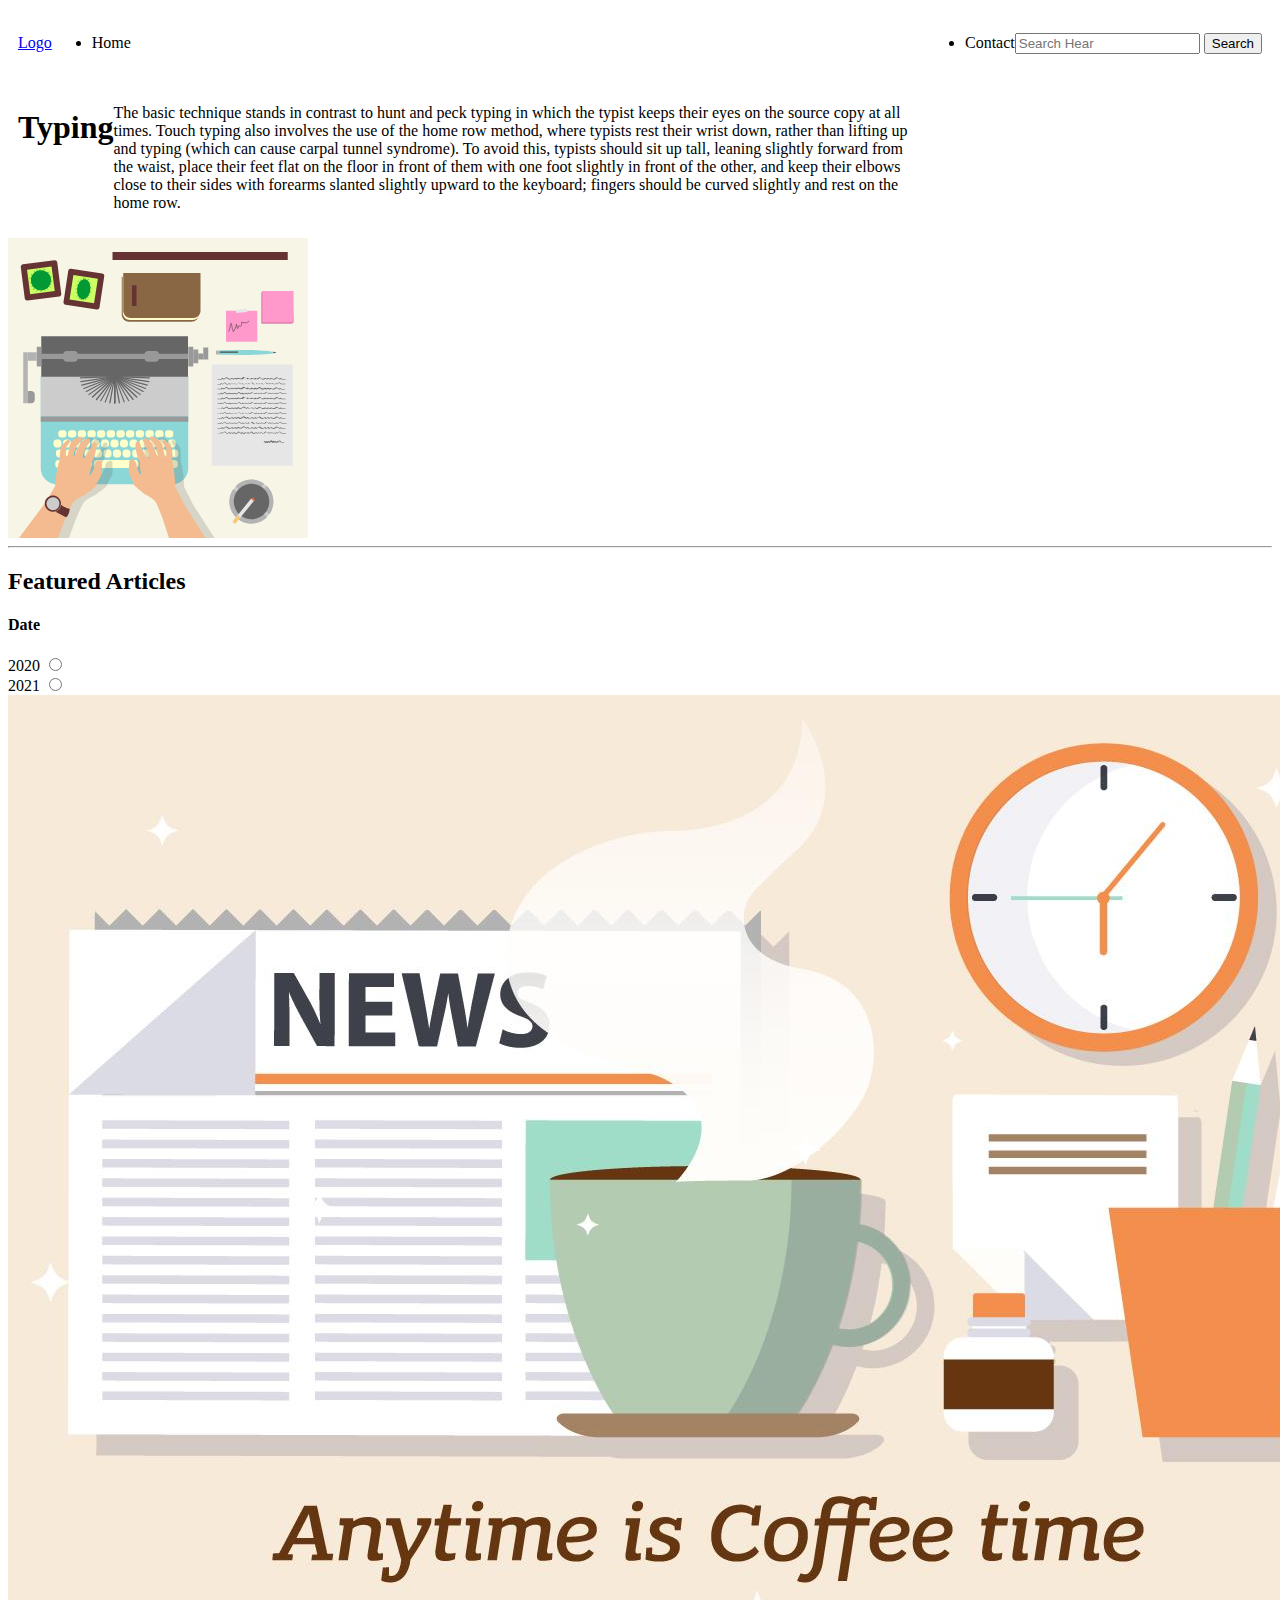
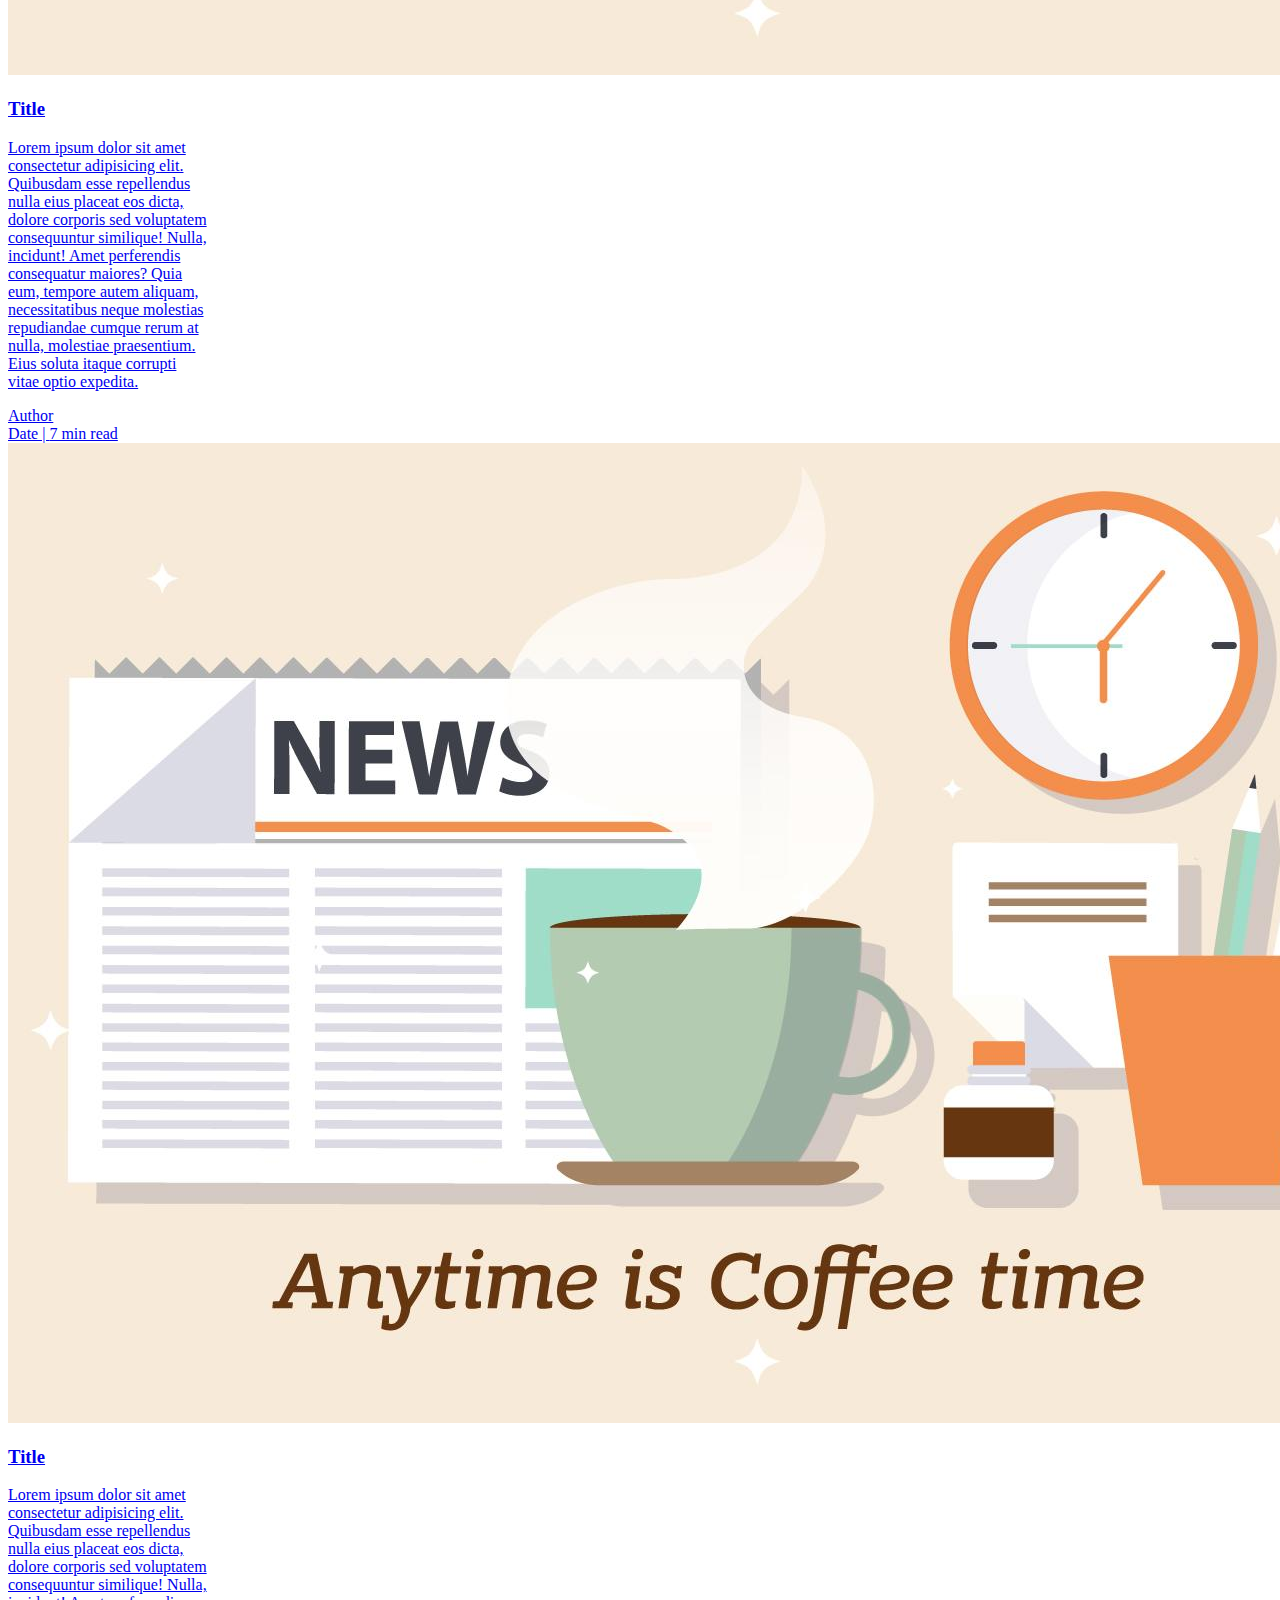
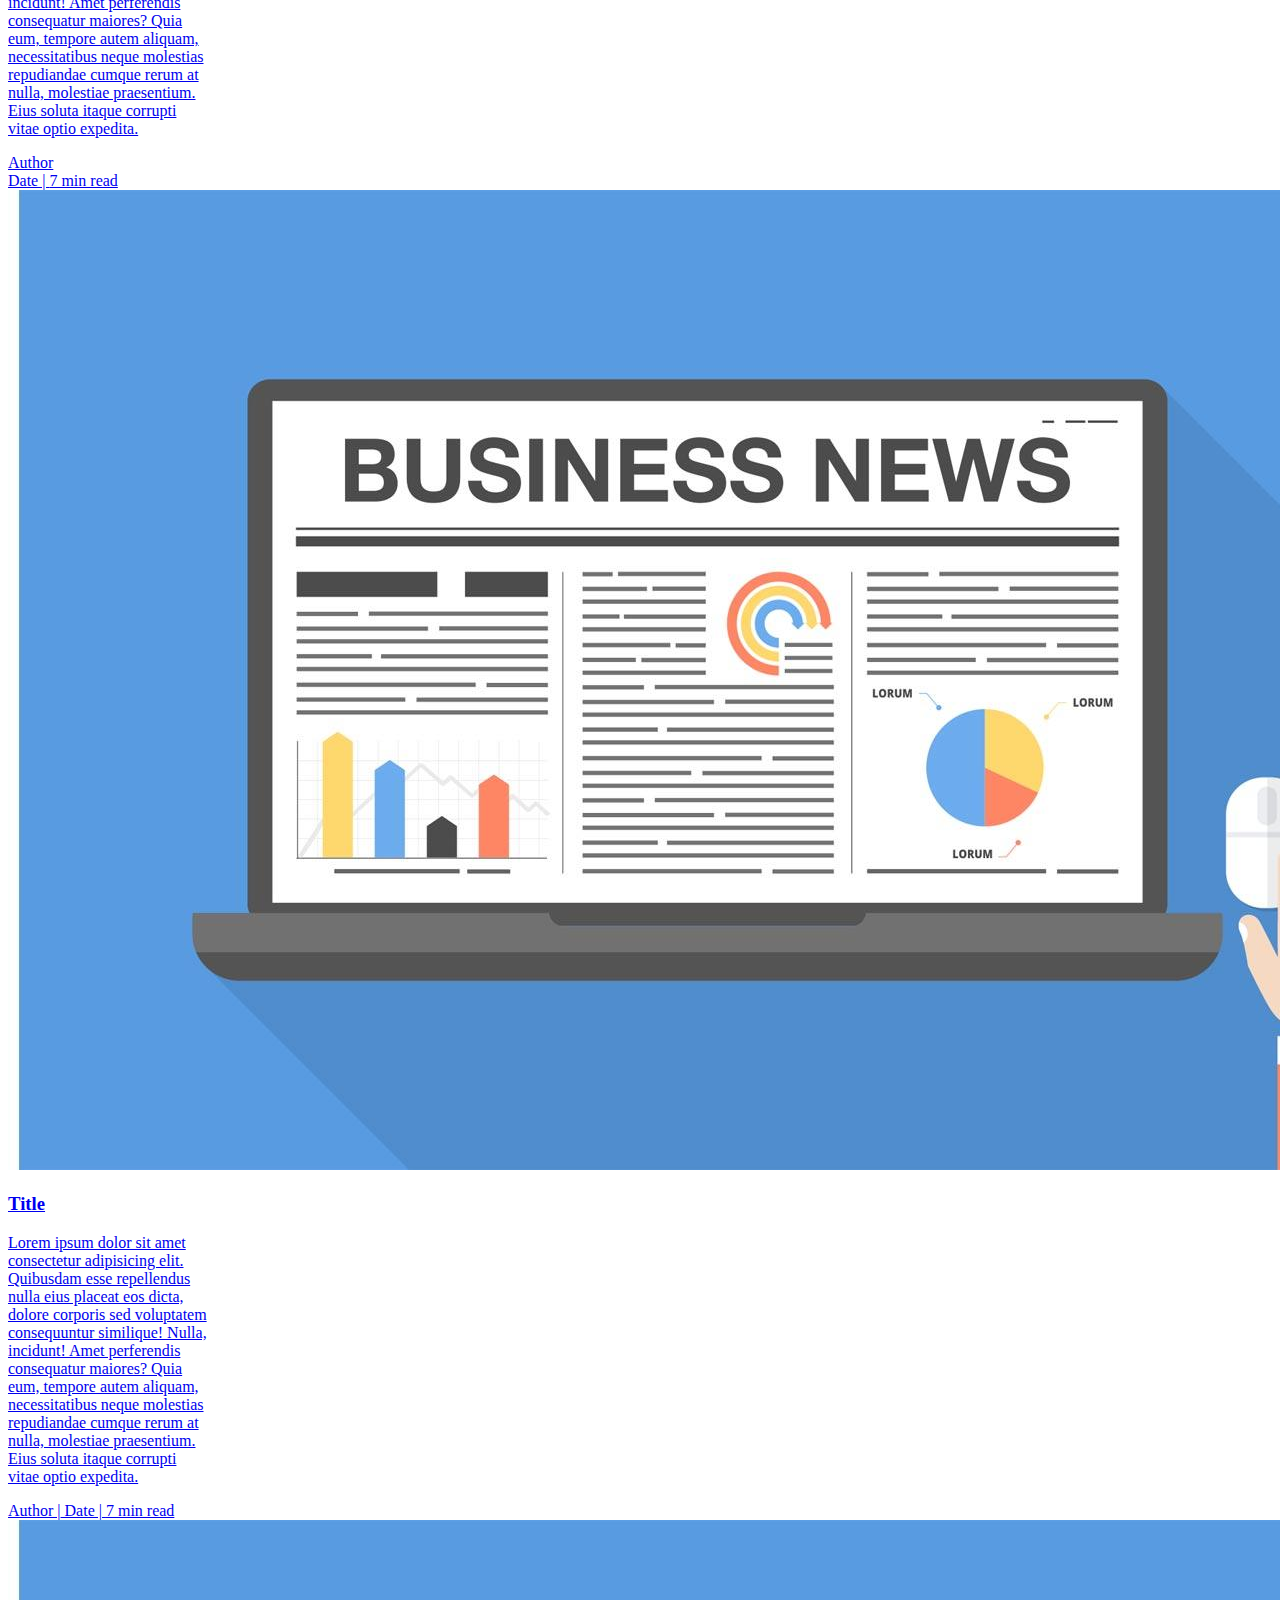
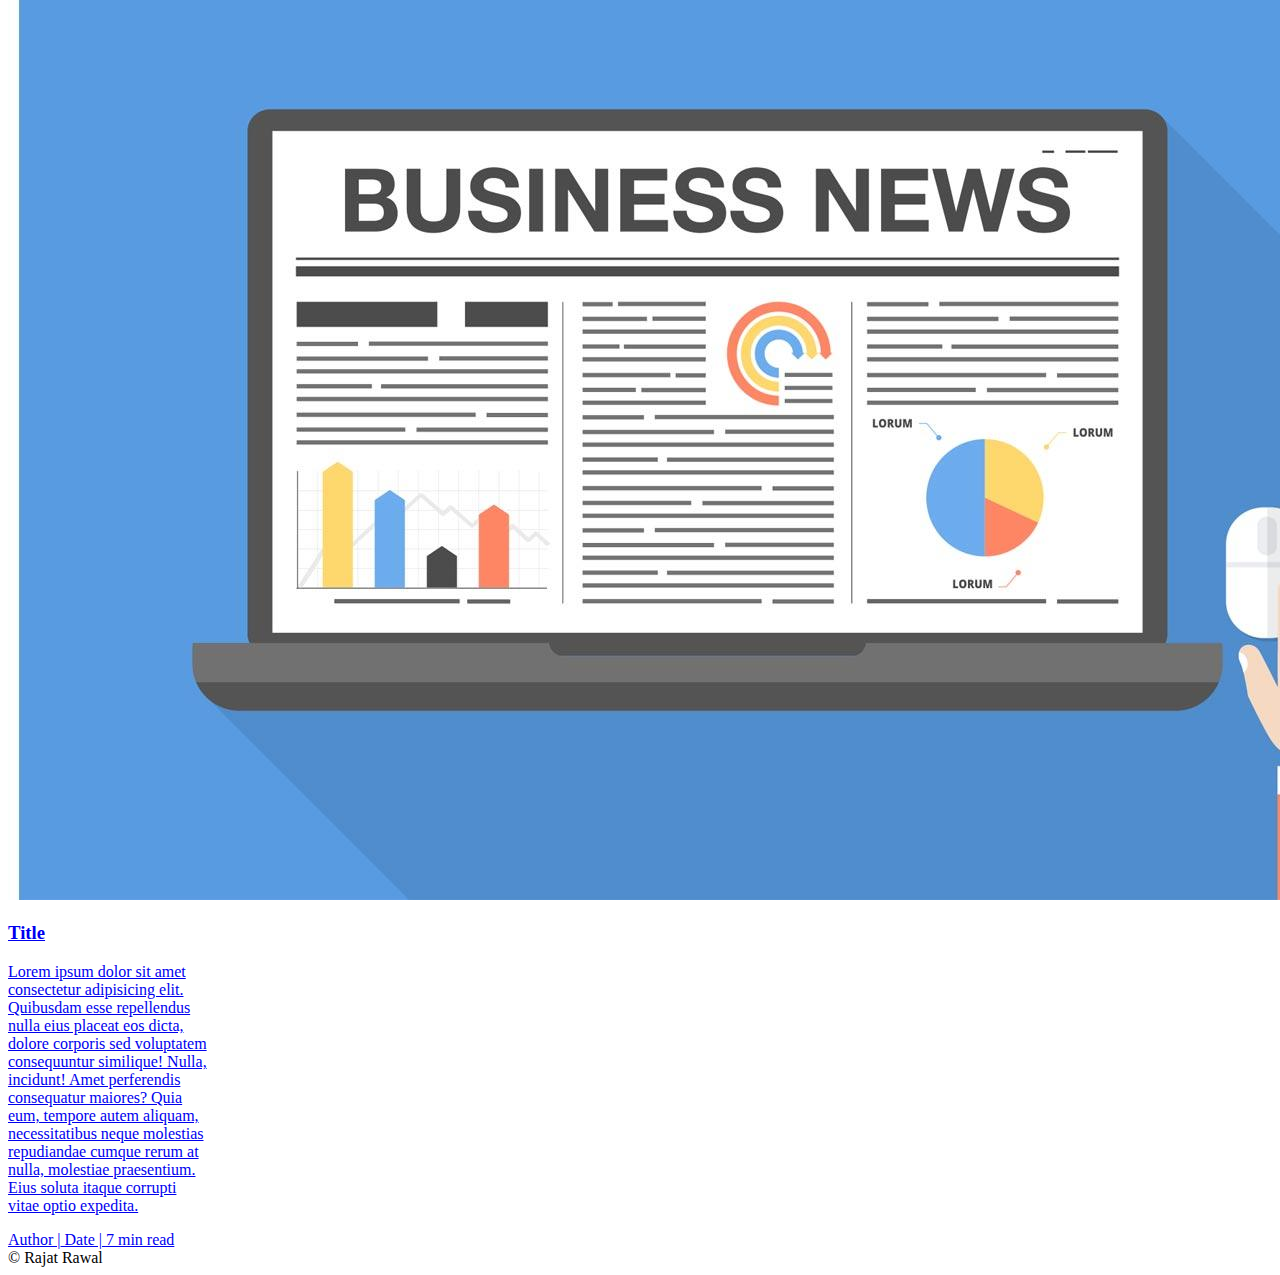
<file: index.html>
<!DOCTYPE html>
<html lang="en">

<head>
    <meta charset="UTF-8">
    <meta http-equiv="X-UA-Compatible" content="IE=edge">
    <meta name="viewport" content="width=device-width, initial-scale=1.0">
    <link rel="stylesheet" href="designs.css">
    <link rel="stylesheet" href="https://cdnjs.cloudflare.com/ajax/libs/font-awesome/4.7.0/css/font-awesome.min.css">
    <title>Blog</title>
</head>

<body>
    <header class="m-1">
        <nav class="navigation max-width-1  margin-auto">
            <div class = "header">
            <div  class = "header-elem">
                <div class="navLeft">
                    <a href="/blog-in-html-css/index.html">
                        Logo
                    </a>
                </div>
            <div class="navCenter">
                <ul class="nav-items">
                    <li class="nav-item"><a href="/blog-in-html-css/index.html" class="nav-item">Home</a></li>

            </div>
            </div>
            <div  class = "header-elem">
            <div>

                    <li class="nav-item"><a href="/blog-in-html-css/contact.html" class="nav-item">Contact</a></li>
                </ul>
            </div>
            <form action="/blog-in-html-css/search.html">
                <div class="navRight">
                    <input type="search" name="query" class="form-input " placeholder="Search Hear">
                    <button class="btn btn-pink" type="submit">Search </button>
            </div>
            </form>
            </div>
            </div>

        </nav>
    </header>
    <main>
        <div class="inline_block_element">
            <div class="content max-width-95 margin-auto">
            <div class="content-left">
                <h1 class="m-1">Typing</h1>
                <p>The basic technique stands in contrast to hunt and peck typing in which the typist keeps their eyes
                    on the source copy at all times. Touch typing also involves the use of the home row method, where
                    typists rest their wrist down, rather than lifting up and typing (which can cause carpal tunnel
                    syndrome). To avoid this, typists should sit up tall, leaning slightly forward from the waist, place
                    their feet flat on the floor in front of them with one foot slightly in front of the other, and keep
                    their elbows close to their sides with forearms slanted slightly upward to the keyboard; fingers
                    should be curved slightly and rest on the home row.</p>
            </div>
            <div class="content-right-m-2">
                <img src="img/home.svg" alt="000">
            </div>
        </div>
        </div>
        
        <div class="max-width-1 margin-auto ">
            <hr>
        </div>
        <div class="home-div-articles p-3">
            <div class="m-2">

                <h2>Featured Articles</h2>
                <div class="yearBox">
                    <div>
                        <h4>Date</h4>

                    </div>
                    <div>

                        <label for="2020">2020</label>
                        <input type="radio" name="Year" id="2020">
                    </div>
                    <div>
                        <label for="2021">2021</label>

                        <input type="radio" name="Year" id="2021">
                    </div>
                </div>
            </div>
            <div class="home-articles">
    
                <div class="home-article center">
                    <a href="/blog-in-html-css/blogpost.html" class="text-center">

                        <img src="img/coffee.jpg " alt="">
                        <div class="home-article-bottom m-1">
                            <h3>Title</h3>
                            <p class="m-1">Lorem ipsum dolor sit amet consectetur adipisicing elit. Quibusdam esse
                                repellendus nulla
                                eius placeat eos dicta, dolore corporis sed voluptatem consequuntur similique! Nulla,
                                incidunt! Amet perferendis consequatur maiores? Quia eum, tempore autem aliquam,
                                necessitatibus neque molestias repudiandae cumque rerum at nulla, molestiae praesentium.
                                Eius soluta itaque corrupti vitae optio expedita.</p>
                            <div class="article-info-div text-muted">
                                <span class="m-1">Author </span><br><span> Date | </span><span> 7 min read</span>
                            </div>
                        </div>
                    </a>
                </div>
                <div class="home-article center">
                    <a href="/blog-in-html-css/blogpost.html" class="text-center">


                        <img src="img/coffee.jpg " alt="">
                        <div class="home-article-bottom m-1">
                            <h3>Title</h3>
                            <p class="m-1">Lorem ipsum dolor sit amet consectetur adipisicing elit. Quibusdam esse
                                repellendus nulla
                                eius placeat eos dicta, dolore corporis sed voluptatem consequuntur similique! Nulla,
                                incidunt! Amet perferendis consequatur maiores? Quia eum, tempore autem aliquam,
                                necessitatibus neque molestias repudiandae cumque rerum at nulla, molestiae praesentium.
                                Eius soluta itaque corrupti vitae optio expedita.</p>
                            <div class="article-info-div text-muted">
                                <span class="m-1">Author </span><br><span> Date | </span><span> 7 min read</span>
                            </div>
                        </div>
                    </a>
                </div>
                <div class="home-article center">
                    <a href="/blog-in-html-css/blogpost.html" class="text-center">


                        <img src="img/business.jpg " alt="">
                        <div class="home-article-bottom m-1">
                            <h3>Title</h3>
                            <p class="m-1">Lorem ipsum dolor sit amet consectetur adipisicing elit. Quibusdam esse
                                repellendus nulla
                                eius placeat eos dicta, dolore corporis sed voluptatem consequuntur similique! Nulla,
                                incidunt! Amet perferendis consequatur maiores? Quia eum, tempore autem aliquam,
                                necessitatibus neque molestias repudiandae cumque rerum at nulla, molestiae praesentium.
                                Eius soluta itaque corrupti vitae optio expedita.</p>
                            <div class="article-info-div text-muted">
                                <span>Author |</span><span> Date | </span><span> 7 min read</span>
                            </div>
                        </div>
                    </a>
                </div>
                <div class="home-article center">
                    <a href="/blog-in-html-css/blogpost.html" class="text-center">


                        <img src="img/business.jpg " alt="">
                        <div class="home-article-bottom m-1">
                            <h3>Title</h3>
                            <p class="m-1">Lorem ipsum dolor sit amet consectetur adipisicing elit. Quibusdam esse
                                repellendus nulla
                                eius placeat eos dicta, dolore corporis sed voluptatem consequuntur similique! Nulla,
                                incidunt! Amet perferendis consequatur maiores? Quia eum, tempore autem aliquam,
                                necessitatibus neque molestias repudiandae cumque rerum at nulla, molestiae praesentium.
                                Eius soluta itaque corrupti vitae optio expedita.</p>
                            <div class="article-info-div text-muted">
                                <span>Author |</span><span> Date | </span><span> 7 min read</span>
                            </div>
                        </div>
                    </a>
                </div>

            </div>
        </div>
    </main>
    <footer class="center">
        &copy; Rajat Rawal

    </footer>
</body>

</html>
</file>
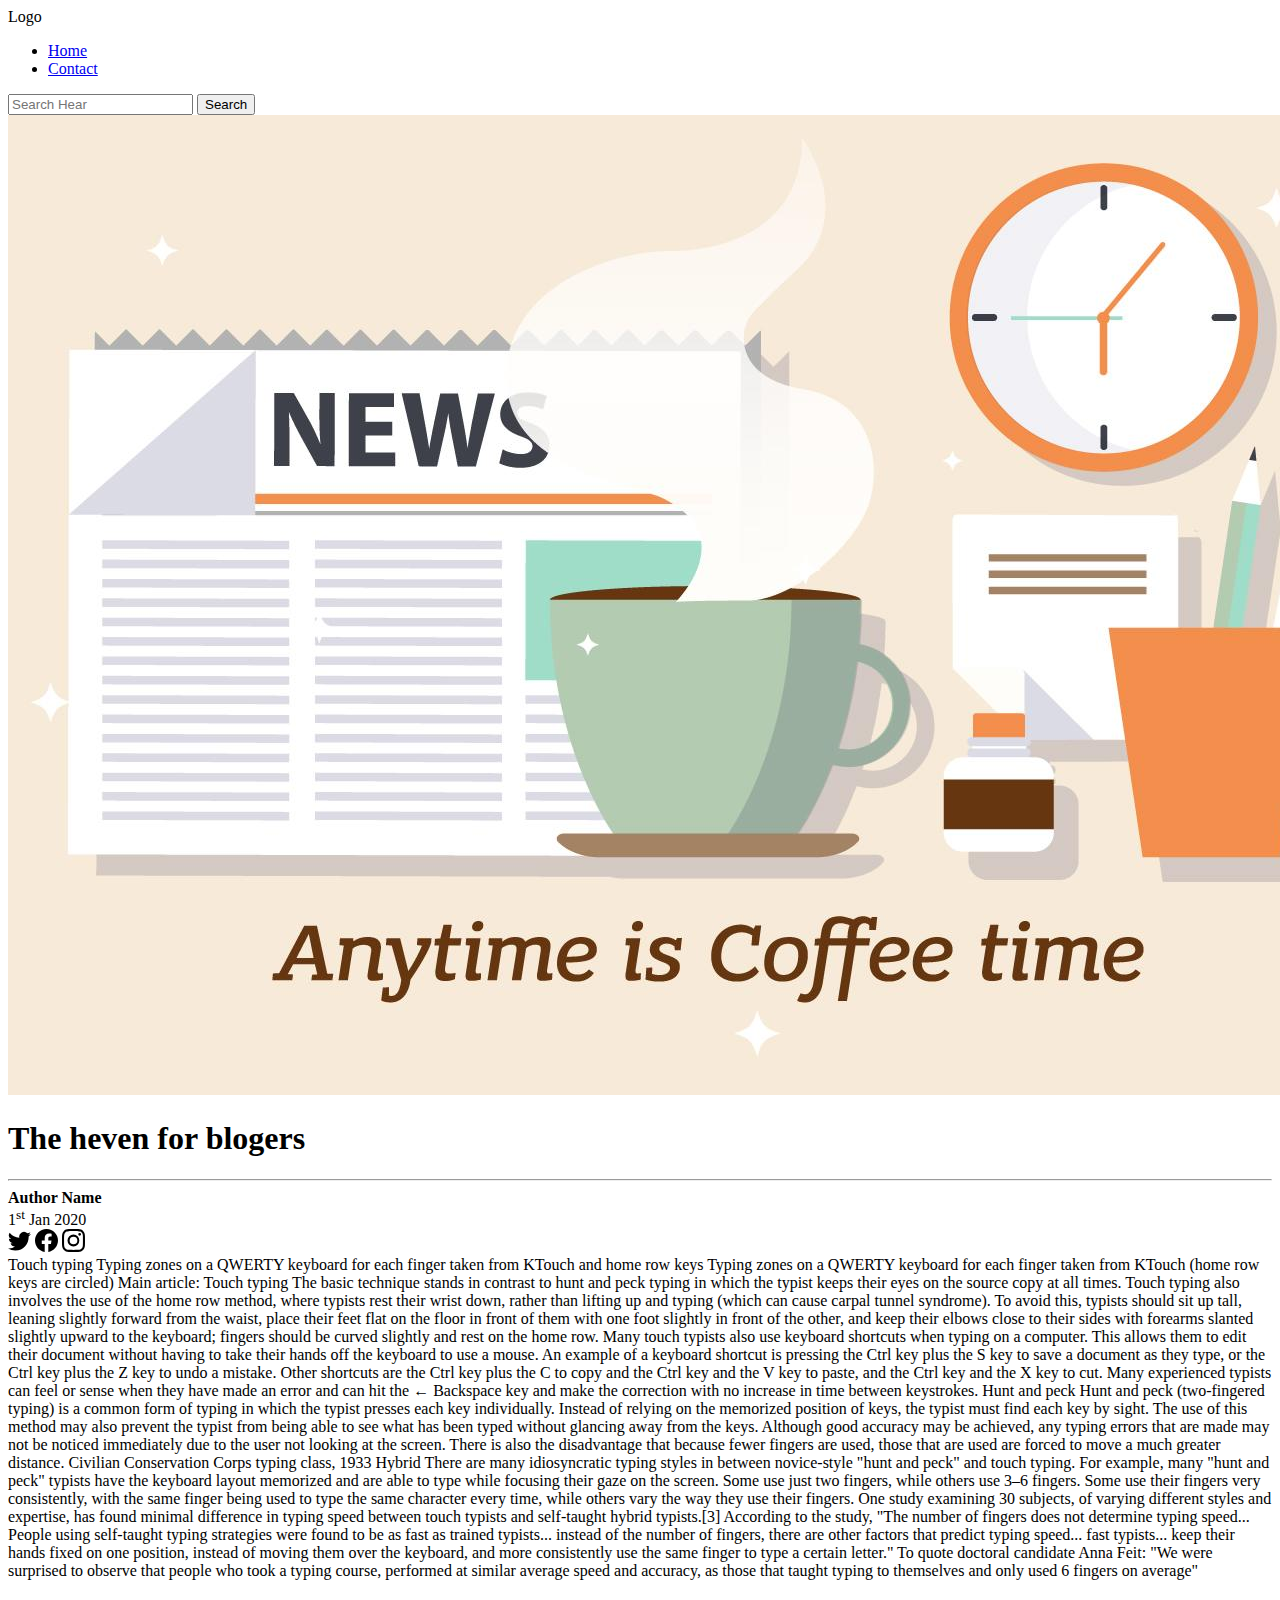
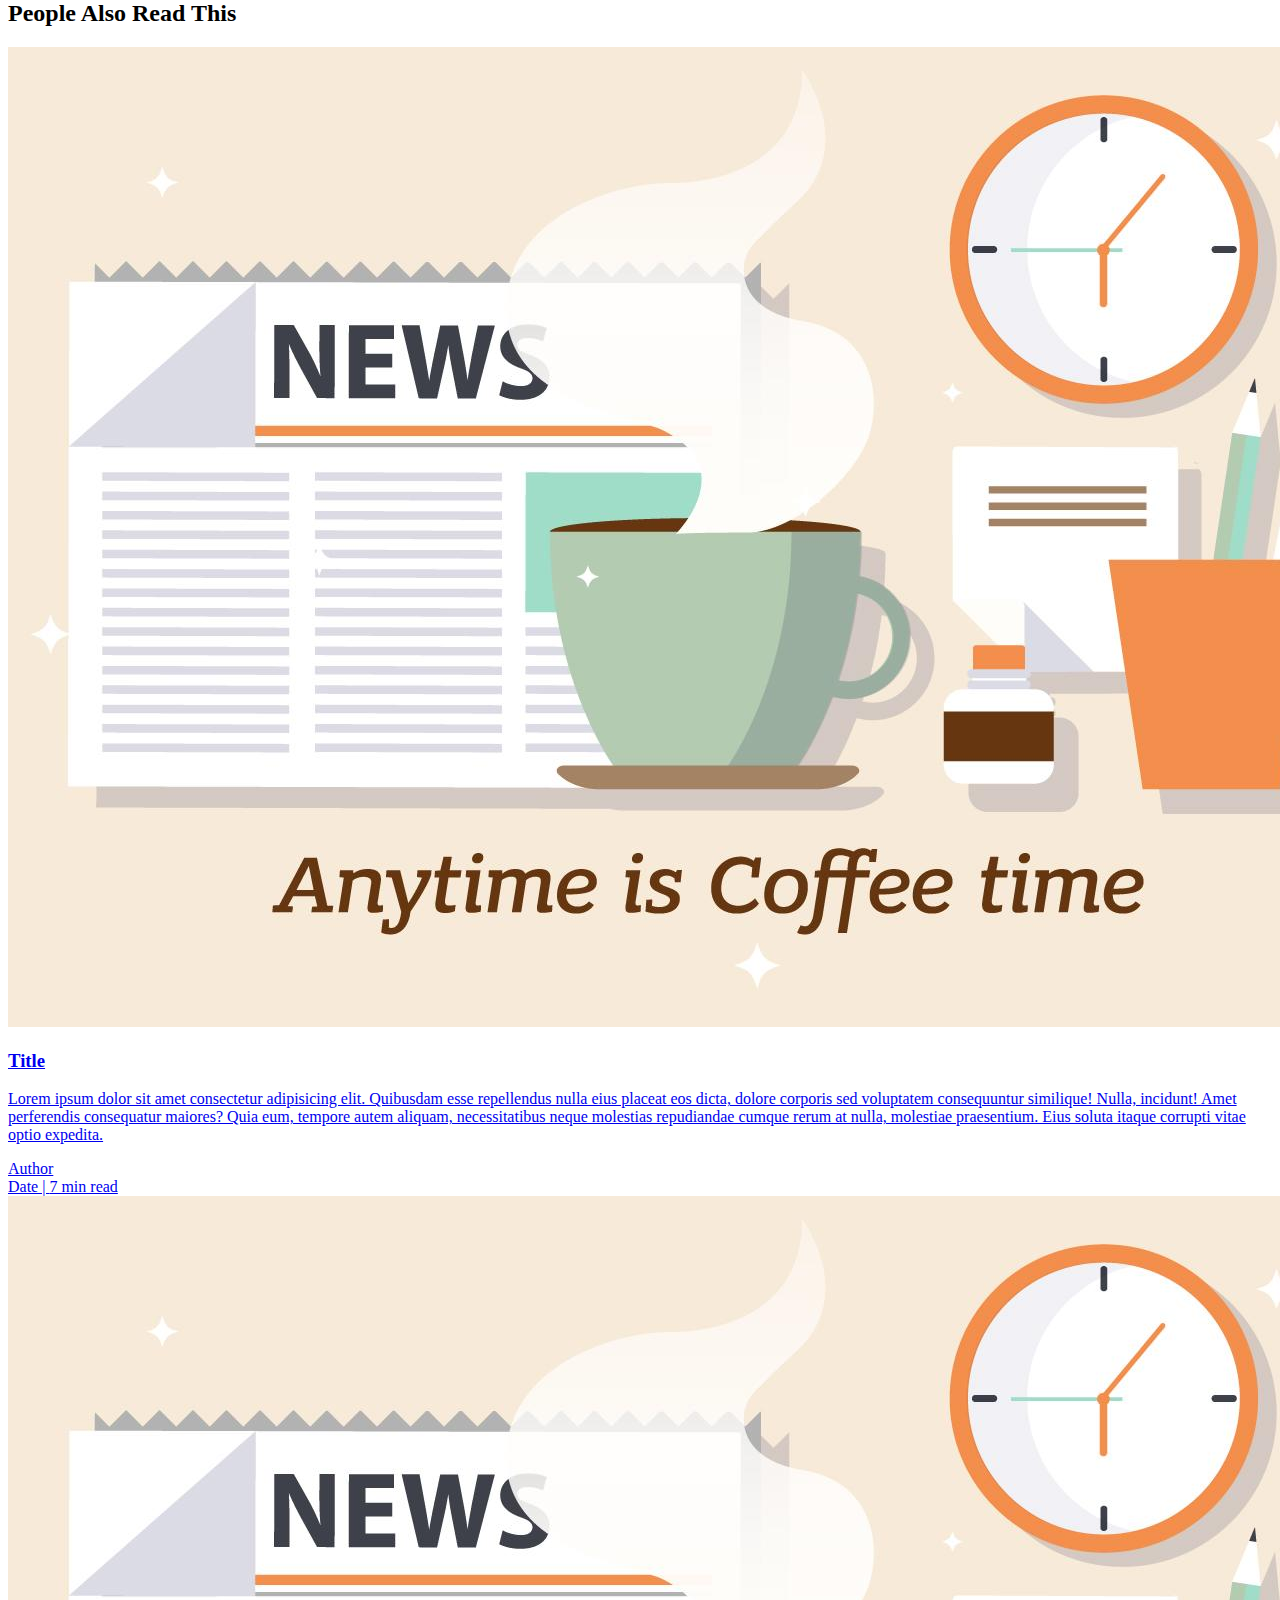
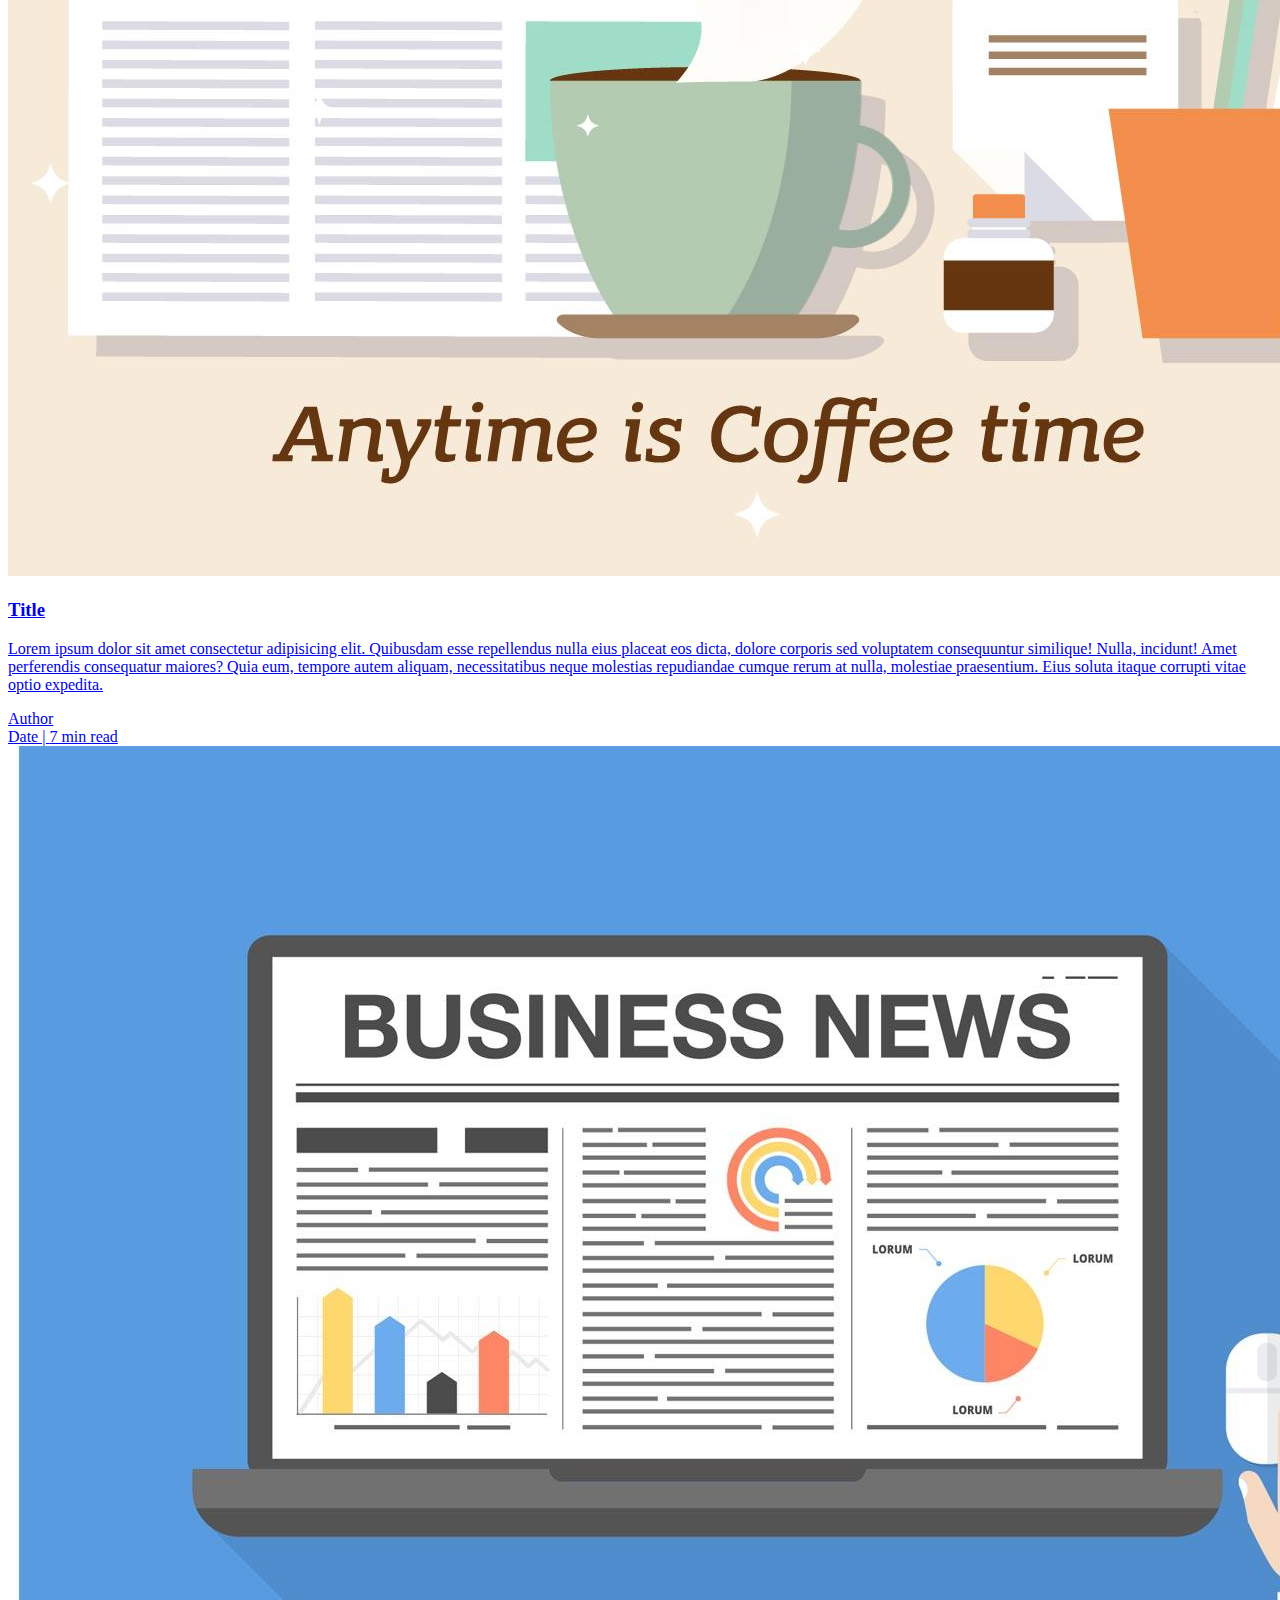
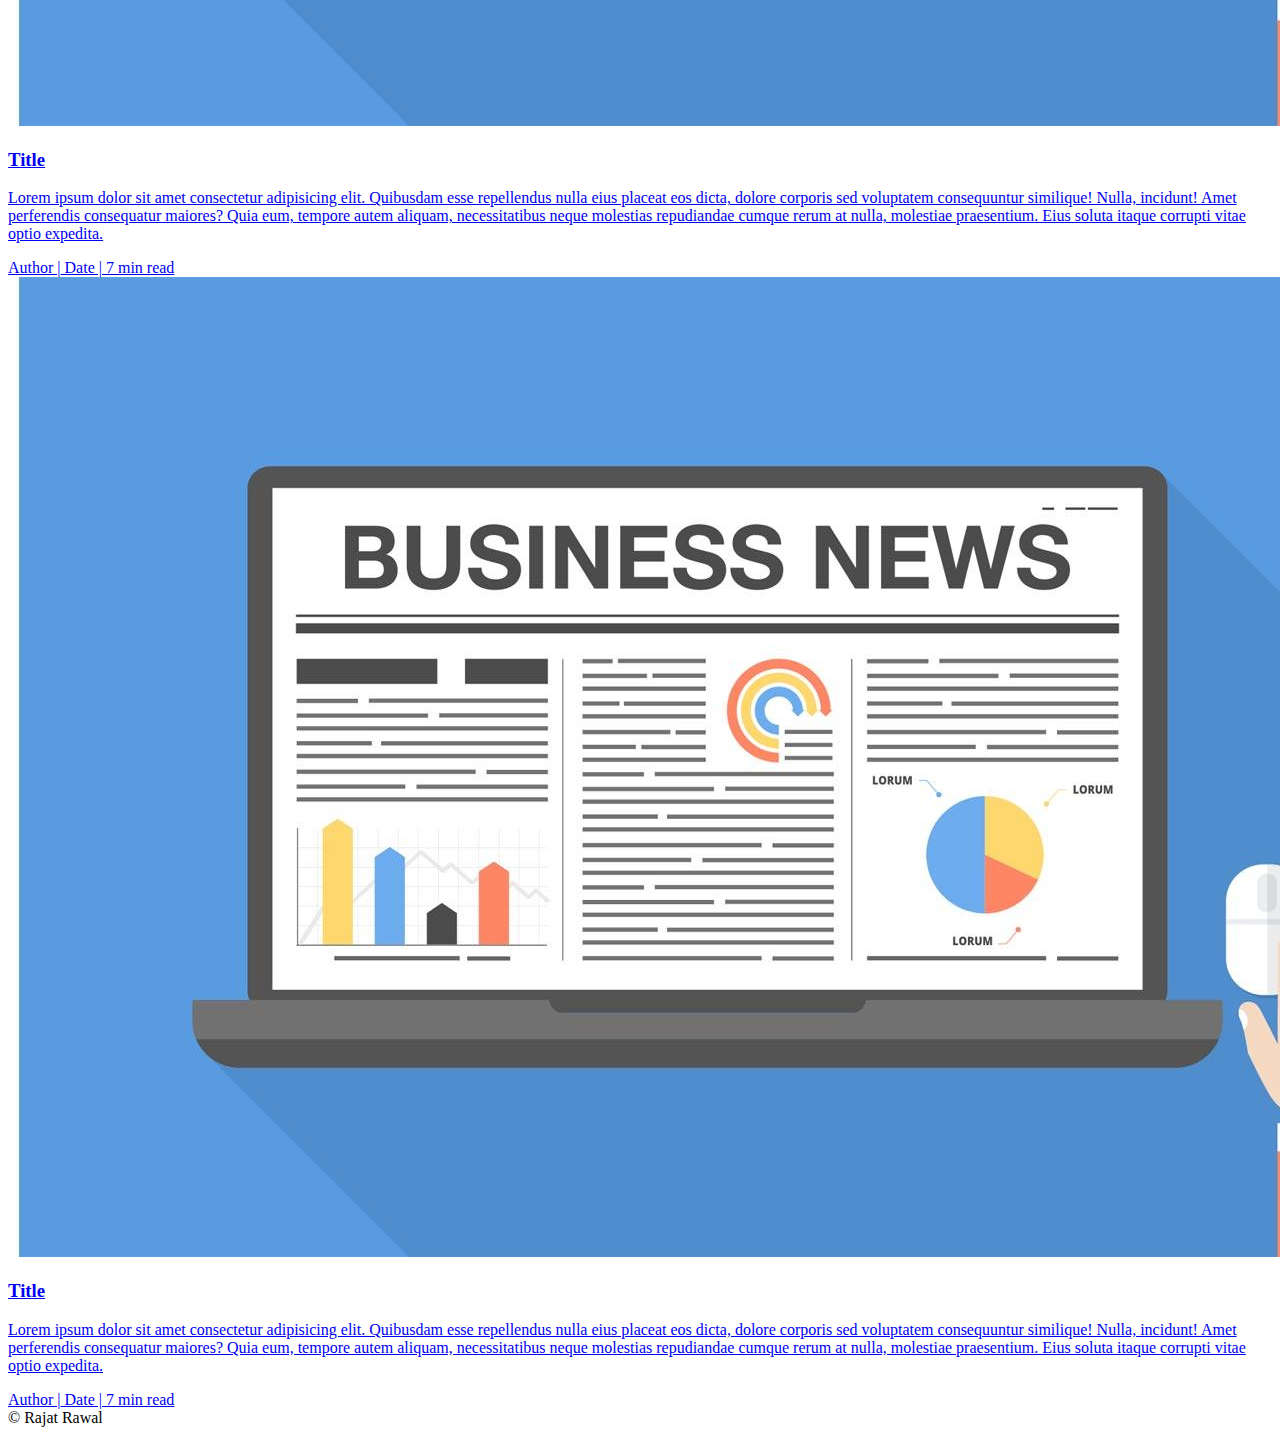
<file: blogpost.html>
<!DOCTYPE html>
<html lang="en">

<head>
    <meta charset="UTF-8">
    <meta http-equiv="X-UA-Compatible" content="IE=edge">
    <meta name="viewport" content="width=device-width, initial-scale=1.0">
    <title>Blog</title>
</head>

<body>
    <header class="m-1">
        <nav class="navigation max-width-1  margin-auto">
            <div class="navLeft">Logo</div>
            <div class="navCenter">
                <ul class="nav-items">
                    <li class="nav-item"><a href="/blog-in-html-css/index.html">Home</a></li>

                    <li class="nav-item"><a href="/blog-in-html-css/contact.html">Contact</a></li>
                </ul>
            </div>
            <form action="/blog-in-html-css/search.html">
                <div class="navRight">
                    <input type="search" name="query" class="form-input " placeholder="Search Hear">
                    <button class="btn btn-pink" type="submit">Search </button>
                </div>
            </form>
        </nav>
    </header>
    <main>

        <div class="blog  max-width-95 margin-auto">
            <div class="blogImage text-center m-1">
                <img src="img/coffee.jpg " alt="">

            </div>
            <div class="blogTextAll p-1">

                <div class="blogHead m-1 text-center">
                    <h1 class="m-1">The heven for blogers</h1>
                    <hr>
                </div>
                <div class="blogPostMeta ">
                    <div class="authorName text-muted">
                        <b>Author Name</b>
                        <br>
                        1<sup>st</sup> Jan 2020
                    </div>
                    <div class="shareBtn">
                        <svg xmlns="http://www.w3.org/2000/svg" width="23" height="23" fill="currentColor"
                            class="bi bi-twitter" viewBox="0 0 16 16">
                            <path
                                d="M5.026 15c6.038 0 9.341-5.003 9.341-9.334 0-.14 0-.282-.006-.422A6.685 6.685 0 0 0 16 3.542a6.658 6.658 0 0 1-1.889.518 3.301 3.301 0 0 0 1.447-1.817 6.533 6.533 0 0 1-2.087.793A3.286 3.286 0 0 0 7.875 6.03a9.325 9.325 0 0 1-6.767-3.429 3.289 3.289 0 0 0 1.018 4.382A3.323 3.323 0 0 1 .64 6.575v.045a3.288 3.288 0 0 0 2.632 3.218 3.203 3.203 0 0 1-.865.115 3.23 3.23 0 0 1-.614-.057 3.283 3.283 0 0 0 3.067 2.277A6.588 6.588 0 0 1 .78 13.58a6.32 6.32 0 0 1-.78-.045A9.344 9.344 0 0 0 5.026 15z" />
                        </svg>
                        <svg xmlns="http://www.w3.org/2000/svg" width="23" height="23" fill="currentColor"
                            class="bi bi-facebook" viewBox="0 0 16 16">
                            <path
                                d="M16 8.049c0-4.446-3.582-8.05-8-8.05C3.58 0-.002 3.603-.002 8.05c0 4.017 2.926 7.347 6.75 7.951v-5.625h-2.03V8.05H6.75V6.275c0-2.017 1.195-3.131 3.022-3.131.876 0 1.791.157 1.791.157v1.98h-1.009c-.993 0-1.303.621-1.303 1.258v1.51h2.218l-.354 2.326H9.25V16c3.824-.604 6.75-3.934 6.75-7.951z" />
                        </svg>
                        <svg xmlns="http://www.w3.org/2000/svg" width="23" height="23" fill="black"
                            class="bi bi-instagram" viewBox="0 0 16 16">
                            <path
                                d="M8 0C5.829 0 5.556.01 4.703.048 3.85.088 3.269.222 2.76.42a3.917 3.917 0 0 0-1.417.923A3.927 3.927 0 0 0 .42 2.76C.222 3.268.087 3.85.048 4.7.01 5.555 0 5.827 0 8.001c0 2.172.01 2.444.048 3.297.04.852.174 1.433.372 1.942.205.526.478.972.923 1.417.444.445.89.719 1.416.923.51.198 1.09.333 1.942.372C5.555 15.99 5.827 16 8 16s2.444-.01 3.298-.048c.851-.04 1.434-.174 1.943-.372a3.916 3.916 0 0 0 1.416-.923c.445-.445.718-.891.923-1.417.197-.509.332-1.09.372-1.942C15.99 10.445 16 10.173 16 8s-.01-2.445-.048-3.299c-.04-.851-.175-1.433-.372-1.941a3.926 3.926 0 0 0-.923-1.417A3.911 3.911 0 0 0 13.24.42c-.51-.198-1.092-.333-1.943-.372C10.443.01 10.172 0 7.998 0h.003zm-.717 1.442h.718c2.136 0 2.389.007 3.232.046.78.035 1.204.166 1.486.275.373.145.64.319.92.599.28.28.453.546.598.92.11.281.24.705.275 1.485.039.843.047 1.096.047 3.231s-.008 2.389-.047 3.232c-.035.78-.166 1.203-.275 1.485a2.47 2.47 0 0 1-.599.919c-.28.28-.546.453-.92.598-.28.11-.704.24-1.485.276-.843.038-1.096.047-3.232.047s-2.39-.009-3.233-.047c-.78-.036-1.203-.166-1.485-.276a2.478 2.478 0 0 1-.92-.598 2.48 2.48 0 0 1-.6-.92c-.109-.281-.24-.705-.275-1.485-.038-.843-.046-1.096-.046-3.233 0-2.136.008-2.388.046-3.231.036-.78.166-1.204.276-1.486.145-.373.319-.64.599-.92.28-.28.546-.453.92-.598.282-.11.705-.24 1.485-.276.738-.034 1.024-.044 2.515-.045v.002zm4.988 1.328a.96.96 0 1 0 0 1.92.96.96 0 0 0 0-1.92zm-4.27 1.122a4.109 4.109 0 1 0 0 8.217 4.109 4.109 0 0 0 0-8.217zm0 1.441a2.667 2.667 0 1 1 0 5.334 2.667 2.667 0 0 1 0-5.334z" />
                        </svg>
                    </div>
                </div>
                <div class="blogText m-2 p-1">
                    Touch typing
                    Typing zones on a QWERTY keyboard for each finger taken from KTouch and home row keys
                    Typing zones on a QWERTY keyboard for each finger taken from KTouch (home row keys are circled)
                    Main article: Touch typing

                    The basic technique stands in contrast to hunt and peck typing in which the typist keeps their eyes
                    on
                    the source copy at all times. Touch typing also involves the use of the home row method, where
                    typists
                    rest their wrist down, rather than lifting up and typing (which can cause carpal tunnel syndrome).
                    To
                    avoid this, typists should sit up tall, leaning slightly forward from the waist, place their feet
                    flat
                    on the floor in front of them with one foot slightly in front of the other, and keep their elbows
                    close
                    to their sides with forearms slanted slightly upward to the keyboard; fingers should be curved
                    slightly
                    and rest on the home row.

                    Many touch typists also use keyboard shortcuts when typing on a computer. This allows them to edit
                    their
                    document without having to take their hands off the keyboard to use a mouse. An example of a
                    keyboard
                    shortcut is pressing the Ctrl key plus the S key to save a document as they type, or the Ctrl key
                    plus
                    the Z key to undo a mistake. Other shortcuts are the Ctrl key plus the C to copy and the Ctrl key
                    and
                    the V key to paste, and the Ctrl key and the X key to cut. Many experienced typists can feel or
                    sense
                    when they have made an error and can hit the ← Backspace key and make the correction with no
                    increase in
                    time between keystrokes.
                    Hunt and peck

                    Hunt and peck (two-fingered typing) is a common form of typing in which the typist presses each key
                    individually. Instead of relying on the memorized position of keys, the typist must find each key by
                    sight. The use of this method may also prevent the typist from being able to see what has been typed
                    without glancing away from the keys. Although good accuracy may be achieved, any typing errors that
                    are
                    made may not be noticed immediately due to the user not looking at the screen. There is also the
                    disadvantage that because fewer fingers are used, those that are used are forced to move a much
                    greater
                    distance.
                    Civilian Conservation Corps typing class, 1933
                    Hybrid

                    There are many idiosyncratic typing styles in between novice-style "hunt and peck" and touch typing.
                    For
                    example, many "hunt and peck" typists have the keyboard layout memorized and are able to type while
                    focusing their gaze on the screen. Some use just two fingers, while others use 3–6 fingers. Some use
                    their fingers very consistently, with the same finger being used to type the same character every
                    time,
                    while others vary the way they use their fingers.

                    One study examining 30 subjects, of varying different styles and expertise, has found minimal
                    difference
                    in typing speed between touch typists and self-taught hybrid typists.[3] According to the study,
                    "The
                    number of fingers does not determine typing speed... People using self-taught typing strategies were
                    found to be as fast as trained typists... instead of the number of fingers, there are other factors
                    that
                    predict typing speed... fast typists... keep their hands fixed on one position, instead of moving
                    them
                    over the keyboard, and more consistently use the same finger to type a certain letter." To quote
                    doctoral candidate Anna Feit: "We were surprised to observe that people who took a typing course,
                    performed at similar average speed and accuracy, as those that taught typing to themselves and only
                    used
                    6 fingers on average"
                </div>
            </div>
            <div class="otherBlog">
                <h2 class="m-1">People Also Read This</h2>
                <div class="home-articles ">

                    <div class="home-article center">
                        <a href="/blog-in-html-css/blogpost.html" class="text-center">

                            <img src="img/coffee.jpg " alt="">
                            <div class="home-article-bottom m-1">
                                <h3>Title</h3>
                                <p class="m-1">Lorem ipsum dolor sit amet consectetur adipisicing elit. Quibusdam esse
                                    repellendus nulla
                                    eius placeat eos dicta, dolore corporis sed voluptatem consequuntur similique!
                                    Nulla,
                                    incidunt! Amet perferendis consequatur maiores? Quia eum, tempore autem aliquam,
                                    necessitatibus neque molestias repudiandae cumque rerum at nulla, molestiae
                                    praesentium.
                                    Eius soluta itaque corrupti vitae optio expedita.</p>
                                <div class="article-info-div text-muted">
                                    <span class="m-1">Author </span><br><span> Date | </span><span> 7 min read</span>
                                </div>
                            </div>
                        </a>
                    </div>
                    <div class="home-article center">
                        <a href="/blog-in-html-css/blogpost.html" class="text-center">

                            <img src="img/coffee.jpg " alt="">
                            <div class="home-article-bottom m-1">
                                <h3>Title</h3>
                                <p class="m-1">Lorem ipsum dolor sit amet consectetur adipisicing elit. Quibusdam esse
                                    repellendus nulla
                                    eius placeat eos dicta, dolore corporis sed voluptatem consequuntur similique!
                                    Nulla,
                                    incidunt! Amet perferendis consequatur maiores? Quia eum, tempore autem aliquam,
                                    necessitatibus neque molestias repudiandae cumque rerum at nulla, molestiae
                                    praesentium.
                                    Eius soluta itaque corrupti vitae optio expedita.</p>
                                <div class="article-info-div text-muted">
                                    <span class="m-1">Author </span><br><span> Date | </span><span> 7 min read</span>
                                </div>
                            </div>
                        </a>
                    </div>
                    <div class="home-article center">
                        <a href="/blog-in-html-css/blogpost.html" class="text-center">

                            <img src="img/business.jpg " alt="">
                            <div class="home-article-bottom m-1">
                                <h3>Title</h3>
                                <p class="m-1">Lorem ipsum dolor sit amet consectetur adipisicing elit. Quibusdam esse
                                    repellendus nulla
                                    eius placeat eos dicta, dolore corporis sed voluptatem consequuntur similique!
                                    Nulla,
                                    incidunt! Amet perferendis consequatur maiores? Quia eum, tempore autem aliquam,
                                    necessitatibus neque molestias repudiandae cumque rerum at nulla, molestiae
                                    praesentium.
                                    Eius soluta itaque corrupti vitae optio expedita.</p>
                                <div class="article-info-div text-muted">
                                    <span>Author |</span><span> Date | </span><span> 7 min read</span>
                                </div>
                            </div>
                        </a>
                    </div>
                    <div class="home-article center">
                        <a href="/blog-in-html-css/blogpost.html" class="text-center">

                            <img src="img/business.jpg " alt="">
                            <div class="home-article-bottom m-1">
                                <h3>Title</h3>
                                <p class="m-1">Lorem ipsum dolor sit amet consectetur adipisicing elit. Quibusdam esse
                                    repellendus nulla
                                    eius placeat eos dicta, dolore corporis sed voluptatem consequuntur similique!
                                    Nulla,
                                    incidunt! Amet perferendis consequatur maiores? Quia eum, tempore autem aliquam,
                                    necessitatibus neque molestias repudiandae cumque rerum at nulla, molestiae
                                    praesentium.
                                    Eius soluta itaque corrupti vitae optio expedita.</p>
                                <div class="article-info-div text-muted">
                                    <span>Author |</span><span> Date | </span><span> 7 min read</span>
                                </div>
                            </div>
                        </a>
                    </div>

                </div>
            </div>
        </div>
    </main>
    <footer class="center">
        &copy; Rajat Rawal

    </footer>
</body>

</html>
</file>
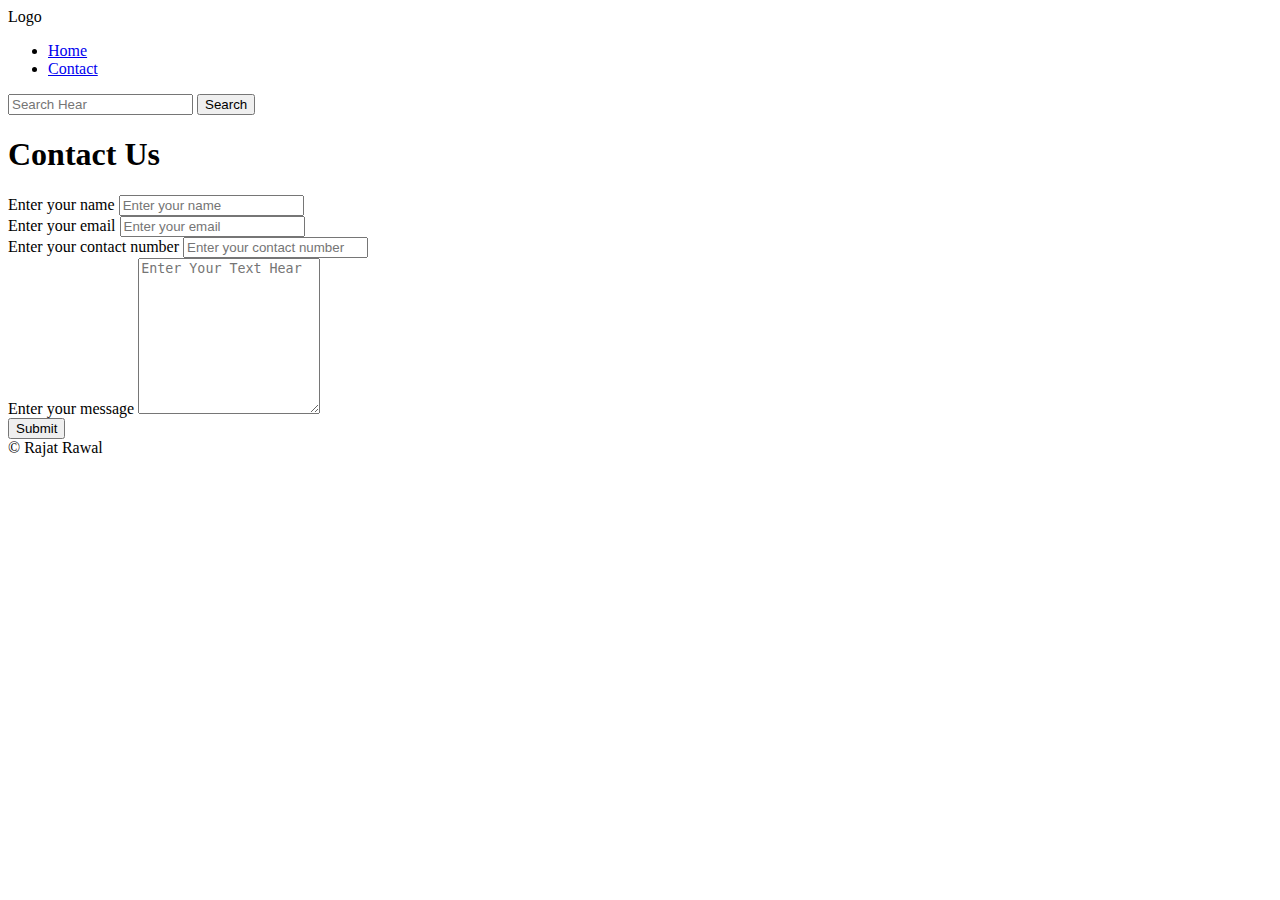
<file: contact.html>
<!DOCTYPE html>
<html lang="en">

<head>
    <meta charset="UTF-8">
    <meta http-equiv="X-UA-Compatible" content="IE=edge">
    <meta name="viewport" content="width=device-width, initial-scale=1.0">
    <title>Blog</title>
</head>

<body>
    <header class="m-1">
        <nav class="navigation max-width-1  margin-auto">
            <div class="navLeft">Logo</div>
            <div class="navCenter">
                <ul class="nav-items">
                    <li class="nav-item"><a href="/blog-in-html-css/index.html">Home</a></li>

                    <li class="nav-item"><a href="/blog-in-html-css/contact.html">Contact</a></li>
                </ul>
            </div>
            <form action="/blog-in-html-css/search.html">
                <div class="navRight">
                    <input type="search" name="query" class="form-input " placeholder="Search Hear">
                    <button class="btn btn-pink">Search </button>
                </div>
            </form>
        </nav>
    </header>
    <main class="m-1">
        <div class="max-width-1  margin-auto">

            <h1 class="m-1">Contact Us</h1>
            <div class="contactDiv">
                <div class="form-content">
                    <label for="name">Enter your name</label>
                    <input type="text" id="name" class="form-input" placeholder="Enter your name">
                </div>
                <div class="form-content">
                    <label for="email">Enter your email</label>
                    <input type="email" id="email" class="form-input" placeholder="Enter your email">
                </div>
                <div class="form-content">
                    <label for="tel">Enter your contact number</label>
                    <input type="tel" id="tel" class="form-input" placeholder="Enter your contact number">
                </div>
                <div class="form-content">
                    <label for="textarea">Enter your message</label>
                    <textarea name="textarea" id="textarea" cols="20" class="form-input" rows="10"
                        placeholder="Enter Your Text Hear"></textarea>
                </div>
                <div class="m-2">

                    <button class="btn btn-pink" type="submit">Submit</button>
                </div>
            </div>
        </div>
    </main>
    <footer class="center">
        &copy; Rajat Rawal

    </footer>
</body>

</html>
</file>
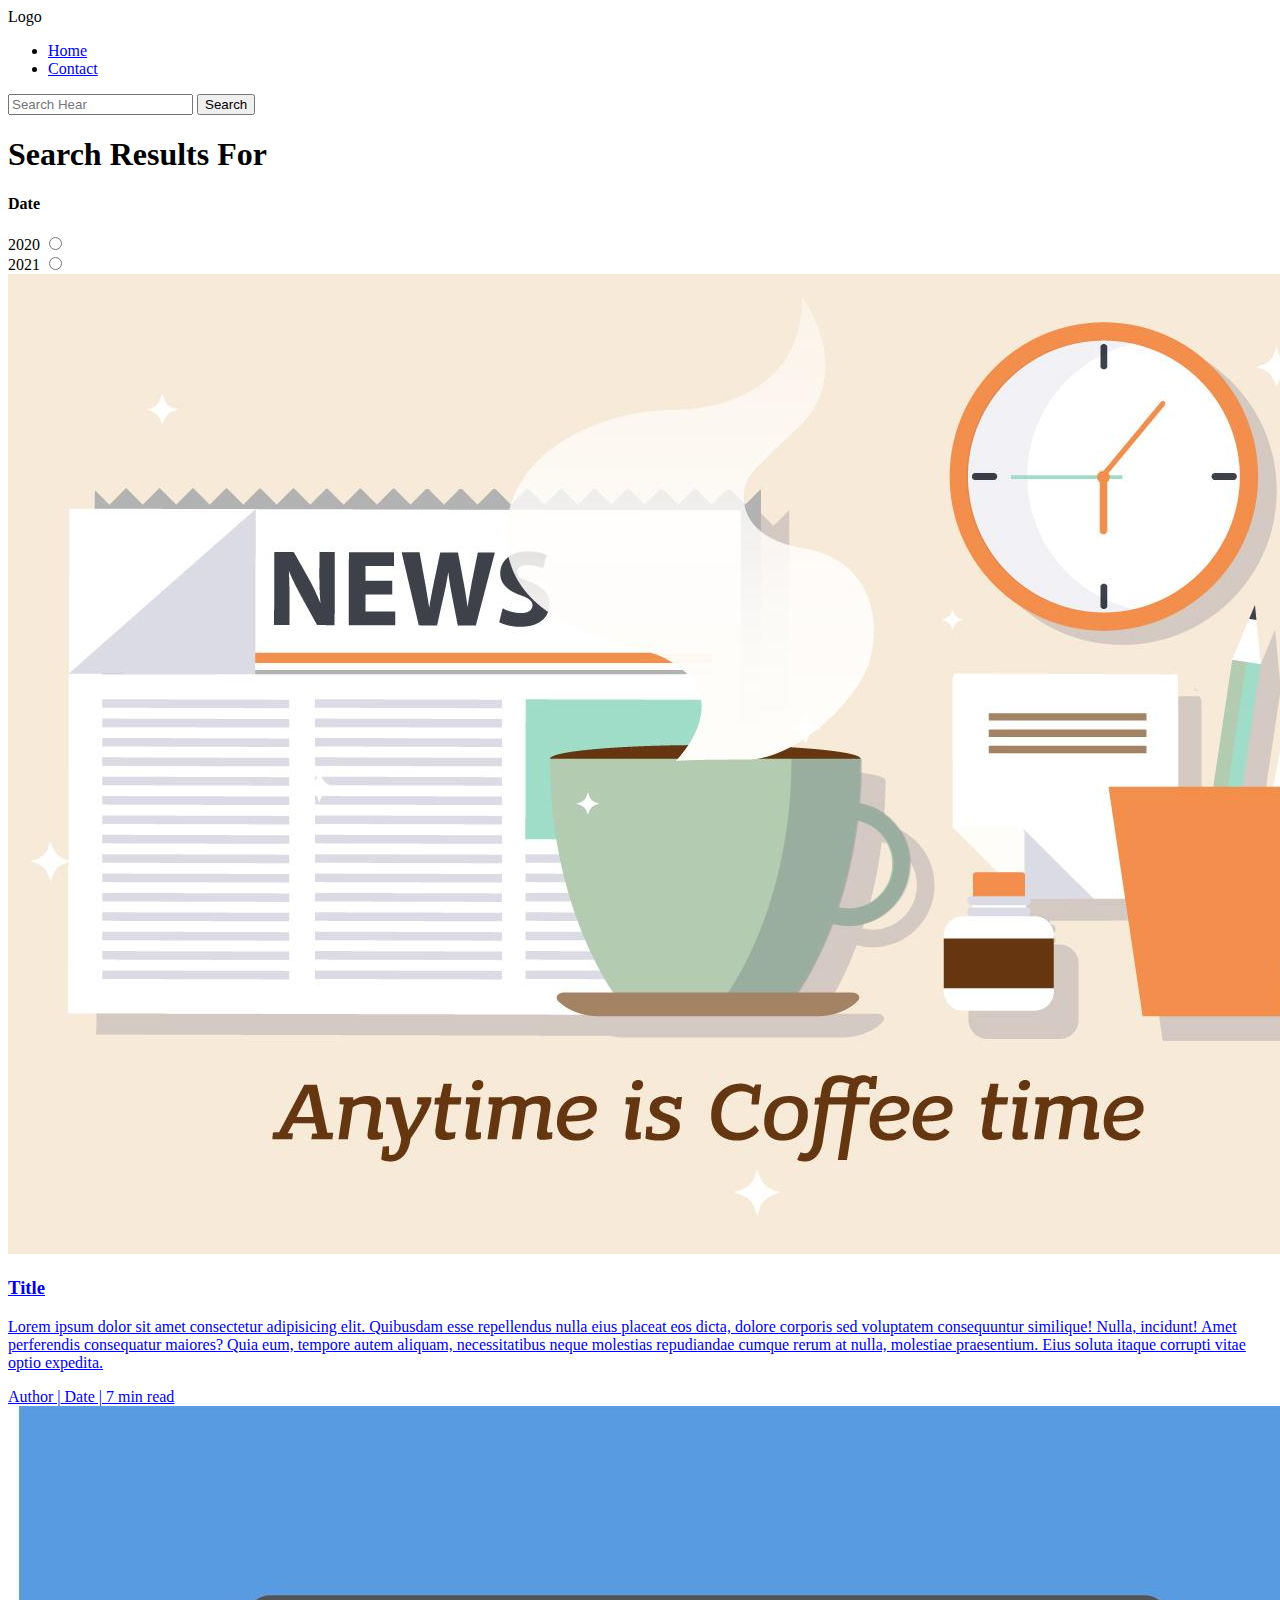
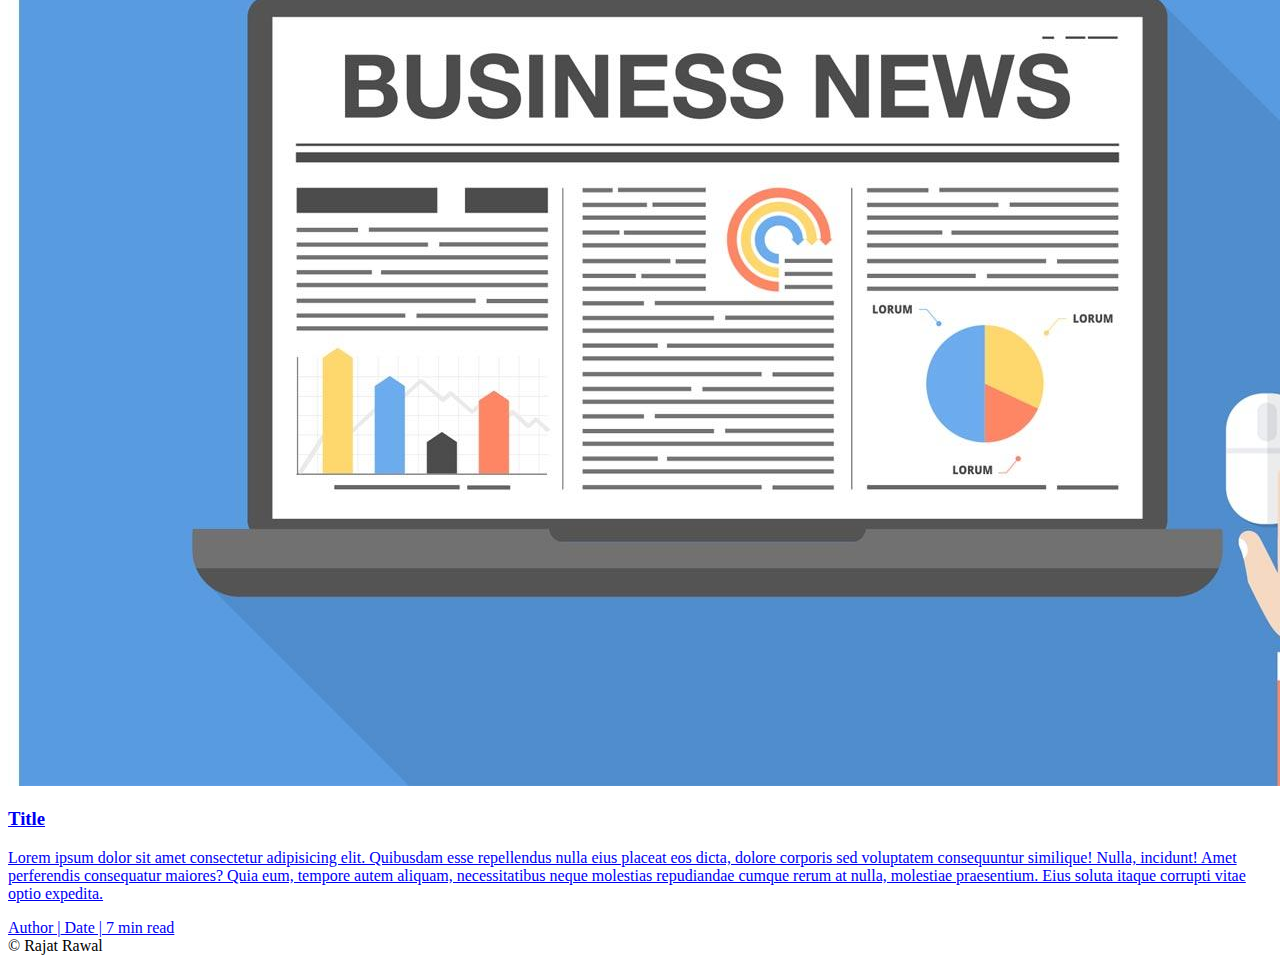
<file: search.html>
<!DOCTYPE html>
<html lang="en">

<head>
    <meta charset="UTF-8">
    <meta http-equiv="X-UA-Compatible" content="IE=edge">
    <meta name="viewport" content="width=device-width, initial-scale=1.0">
    <title>Blog</title>
</head>

<body>
    <header class="m-1">
        <nav class="navigation max-width-1  margin-auto">
            <div class="navLeft">Logo</div>
            <div class="navCenter">
                <ul class="nav-items">
                    <li class="nav-item"><a href="/blog-in-html-css/index.html">Home</a></li>

                    <li class="nav-item"><a href="/blog-in-html-css/blog-in-html-css/contact.html">Contact</a></li>
                </ul>
            </div>
            <form action="/blog-in-html-css/search.html">
                <div class="navRight">
                    <input type="search" name="query" class="form-input " placeholder="Search Hear">
                    <button class="btn btn-pink">Search </button>
                </div>
            </form>
        </nav>
    </header>
    <main>
        <h1 class="main-header m-1">Search Results For </h1>
        <div class="yearBox">
            <div>
                <h4>Date</h4>

            </div>
            <div>

                <label for="2020">2020</label>
                <input type="radio" name="Year" id="2020">
            </div>
            <div>
                <label for="2021">2021</label>

                <input type="radio" name="Year" id="2021">
            </div>
        </div>
        <div class="home-div-articles p-3">

            <div class="home-articles ">

                <div class="home-article center">
                    <a href="/blog-in-html-css/blogpost.html" class="text-center">

                        <img src="img/coffee.jpg " alt="">
                        <div class="home-article-bottom m-1">
                            <h3>Title</h3>
                            <p class="m-1">Lorem ipsum dolor sit amet consectetur adipisicing elit. Quibusdam esse
                                repellendus nulla
                                eius placeat eos dicta, dolore corporis sed voluptatem consequuntur similique! Nulla,
                                incidunt! Amet perferendis consequatur maiores? Quia eum, tempore autem aliquam,
                                necessitatibus neque molestias repudiandae cumque rerum at nulla, molestiae praesentium.
                                Eius soluta itaque corrupti vitae optio expedita.</p>
                            <div class="article-info-div text-muted">
                                <span>Author |</span><span> Date | </span><span> 7 min read</span>
                            </div>
                        </div>
                    </a>
                </div>
                <div class="home-article center">
                    <a href="/blog-in-html-css/blogpost.html" class="text-center">

                        <img src="img/business.jpg " alt="">
                        <div class="home-article-bottom m-1">
                            <h3>Title</h3>
                            <p class="m-1">Lorem ipsum dolor sit amet consectetur adipisicing elit. Quibusdam esse
                                repellendus nulla
                                eius placeat eos dicta, dolore corporis sed voluptatem consequuntur similique! Nulla,
                                incidunt! Amet perferendis consequatur maiores? Quia eum, tempore autem aliquam,
                                necessitatibus neque molestias repudiandae cumque rerum at nulla, molestiae praesentium.
                                Eius soluta itaque corrupti vitae optio expedita.</p>
                            <div class="article-info-div text-muted">
                                <span>Author |</span><span> Date | </span><span> 7 min read</span>
                            </div>
                        </div>
                    </a>
                </div>

            </div>
        </div>
    </main>
    <footer class="center">
        &copy; Rajat Rawal

    </footer>
</body>

</html>
</file>
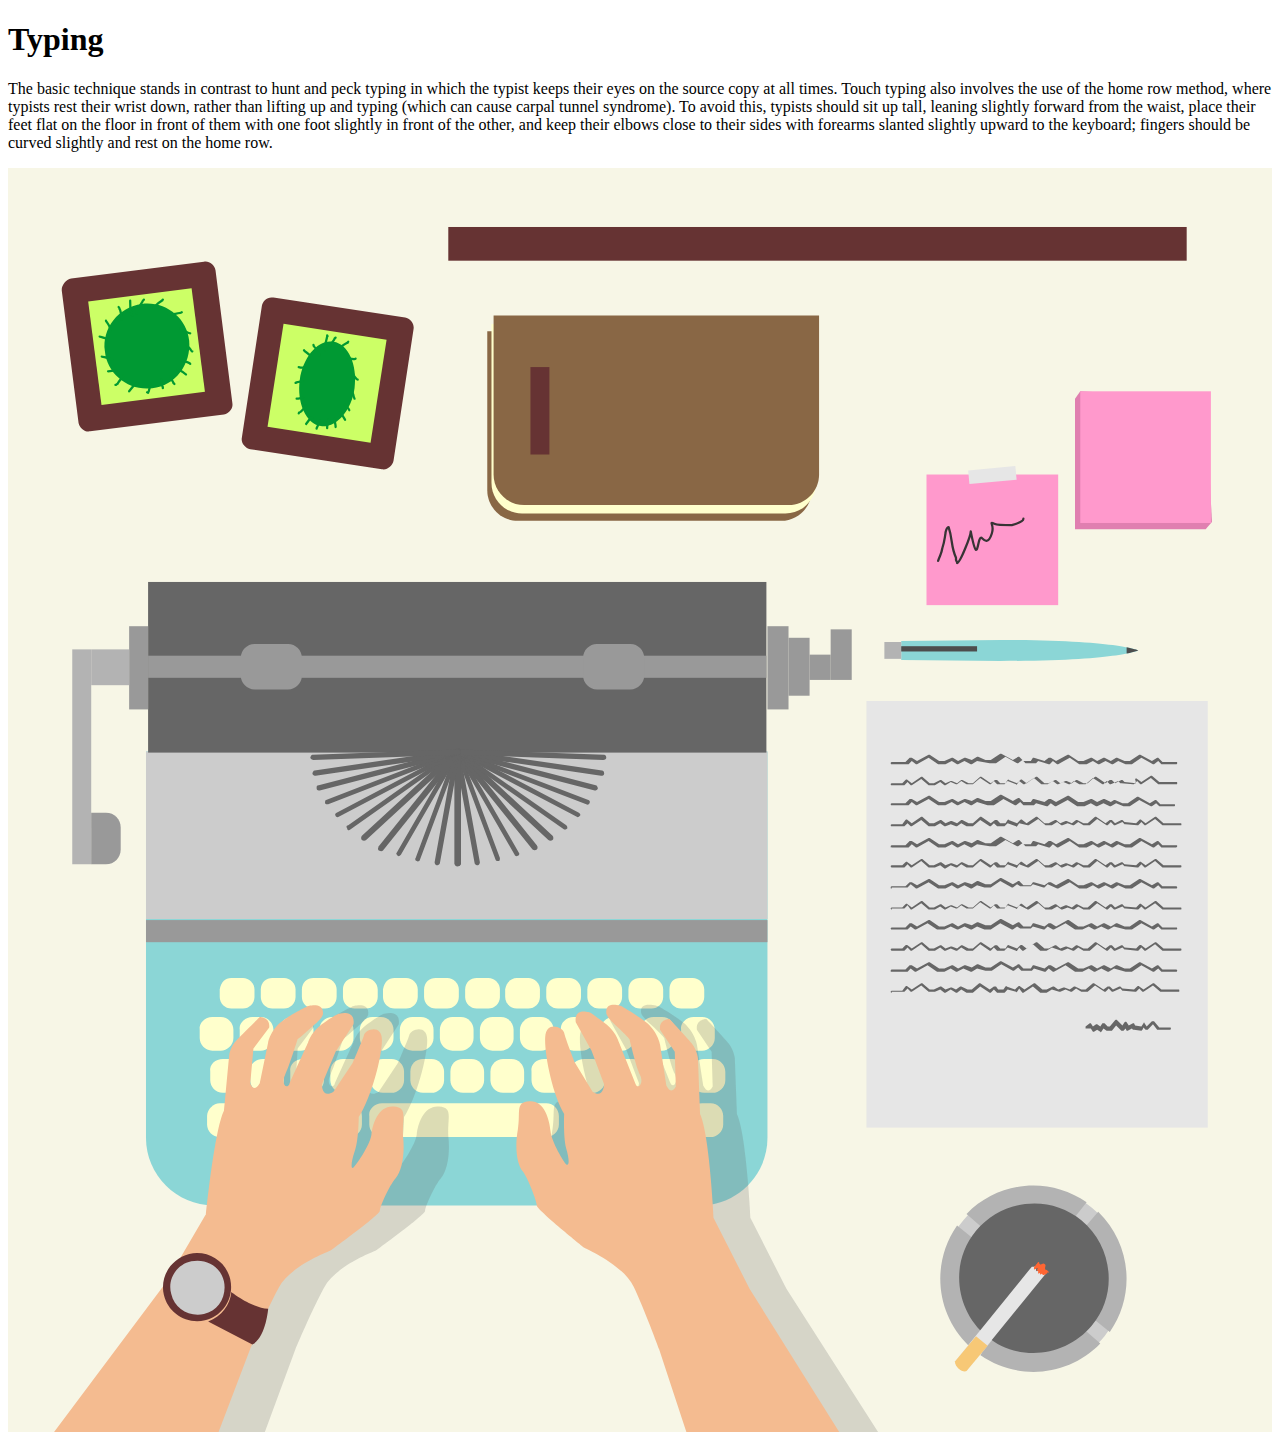
<file: temp.html>
<!DOCTYPE html>
<html lang="en">
<head>
    <meta charset="UTF-8">
    <meta name="viewport" content="width=device-width, initial-scale=1.0">
    <title>Document</title>
</head>
<body>
    
</body>
</html>


<div class="inline_block_element">
    <div class="content max-width-95 margin-auto">
        <div class="content-left">
            <h1 class="m-1">Typing</h1>
            <p>The basic technique stands in contrast to hunt and peck typing in which the typist keeps their eyes
            on the source copy at all times. Touch typing also involves the use of the home row method, where
            typists rest their wrist down, rather than lifting up and typing (which can cause carpal tunnel
            syndrome). To avoid this, typists should sit up tall, leaning slightly forward from the waist, place
            their feet flat on the floor in front of them with one foot slightly in front of the other, and keep
            their elbows close to their sides with forearms slanted slightly upward to the keyboard; fingers
            should be curved slightly and rest on the home row.
            </p>
        </div>
        <div class="content-right-m-2">
            <img src="img/home.svg" alt="000">
        </div>
    </div>
</div>
</file>
<file: designs.css>
.header-elem
{
    display: flex;
    flex-direction: row;
    justify-content: space-between;
    padding: 10px;
    align-items: center;
}
.header
{
    display: flex;
    flex-direction: row;
    justify-content: space-between;
}

.nav-item
{
    text-decoration: none;
    color: black;
}

.content-max-width-95-margin-auto
{
    display: inline-flex;
    flex-direction: row;
    justify-content: space-between;
    align-items: center;
    flex-wrap: wrap;
    margin: auto;
}

.inline_block_element
{
    display: inline-flex;
    flex-direction: row;
    align-items: flex-start;
    flex-wrap: wrap;
    margin: auto;
}

.content-right-m-2
{
    width: 300px;
    height: 300px;
}

.content-left
{
    width: 900px;
}
.content-left
{
    margin: 10px;
    display: flex;
}

.home-articles
{
    width: 200px;
}
</file>
